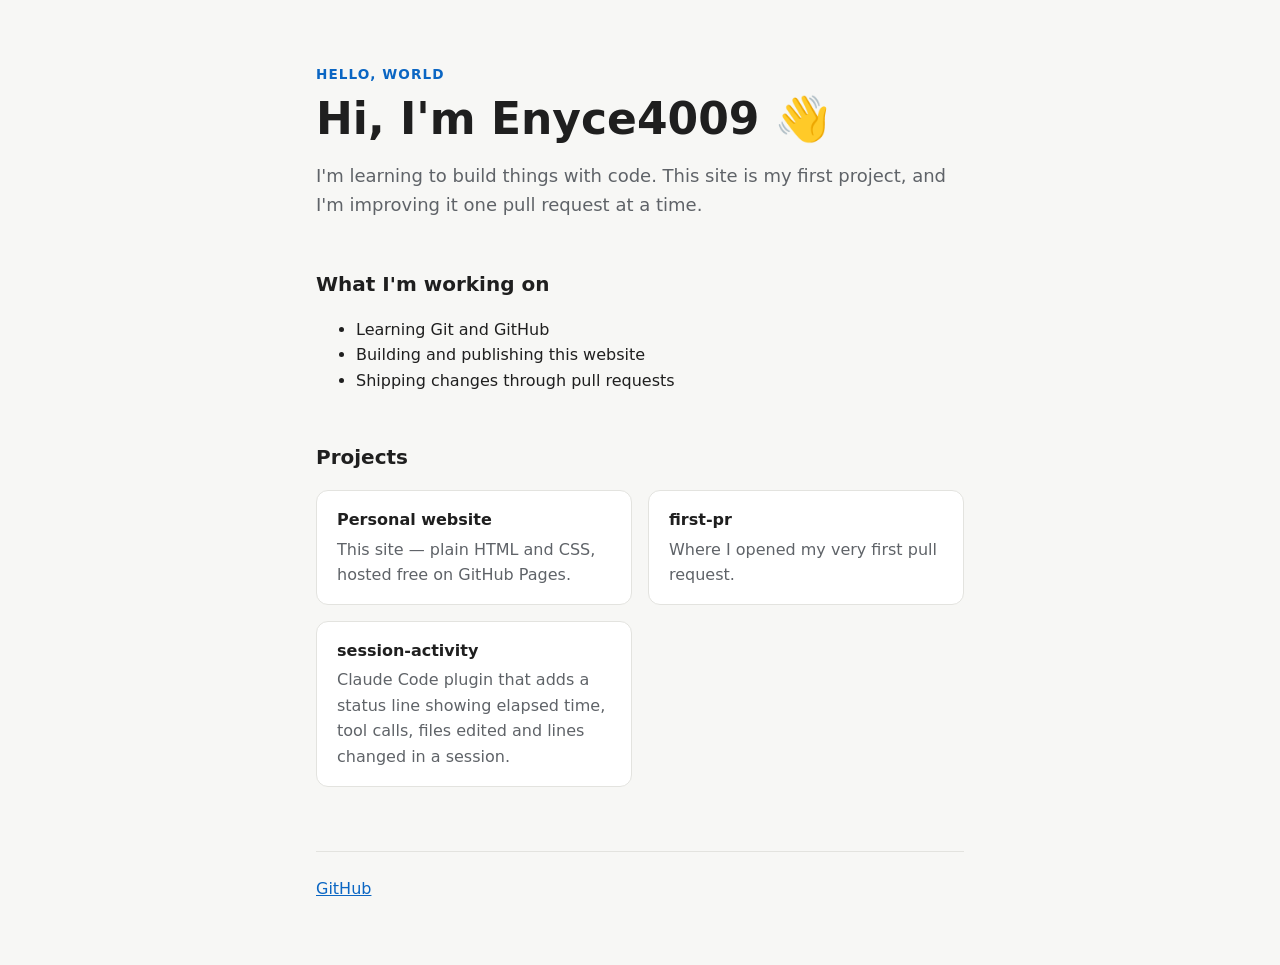
<file: index.html>
<!doctype html>
<html lang="en">
<head>
  <meta charset="utf-8">
  <meta name="viewport" content="width=device-width, initial-scale=1">
  <title>Enyce4009</title>
  <meta name="description" content="Personal site of Enyce4009 — learning to build things with code.">
  <link rel="icon" href="data:image/svg+xml,<svg xmlns='http://www.w3.org/2000/svg' viewBox='0 0 100 100'><text y='.9em' font-size='90'>👋</text></svg>">
  <link rel="stylesheet" href="style.css">
</head>
<body>
  <main>
    <header>
      <p class="eyebrow">Hello, world</p>
      <h1>Hi, I'm Enyce4009 👋</h1>
      <p class="lead">I'm learning to build things with code. This site is my first project, and I'm improving it one pull request at a time.</p>
    </header>

    <section>
      <h2>What I'm working on</h2>
      <ul>
        <li>Learning Git and GitHub</li>
        <li>Building and publishing this website</li>
        <li>Shipping changes through pull requests</li>
      </ul>
    </section>

    <section>
      <h2>Projects</h2>
      <ul class="cards">
        <li class="card">
          <h3>Personal website</h3>
          <p>This site — plain HTML and CSS, hosted free on GitHub Pages.</p>
        </li>
        <li class="card">
          <h3>first-pr</h3>
          <p>Where I opened my very first pull request.</p>
        </li>
        <li class="card">
          <h3>session-activity</h3>
          <p>Claude Code plugin that adds a status line showing elapsed time, tool calls, files edited and lines changed in a session.</p>
        </li>
      </ul>
    </section>

    <footer>
      <a href="https://github.com/Enyce4009">GitHub</a>
    </footer>
  </main>
</body>
</html>
</file>
<file: style.css>
/* Entry point: loaded by index.html and 404.html. Order matters — tokens first. */
@import url("css/tokens.css");
@import url("css/base.css");
@import url("css/components.css");
</file>
